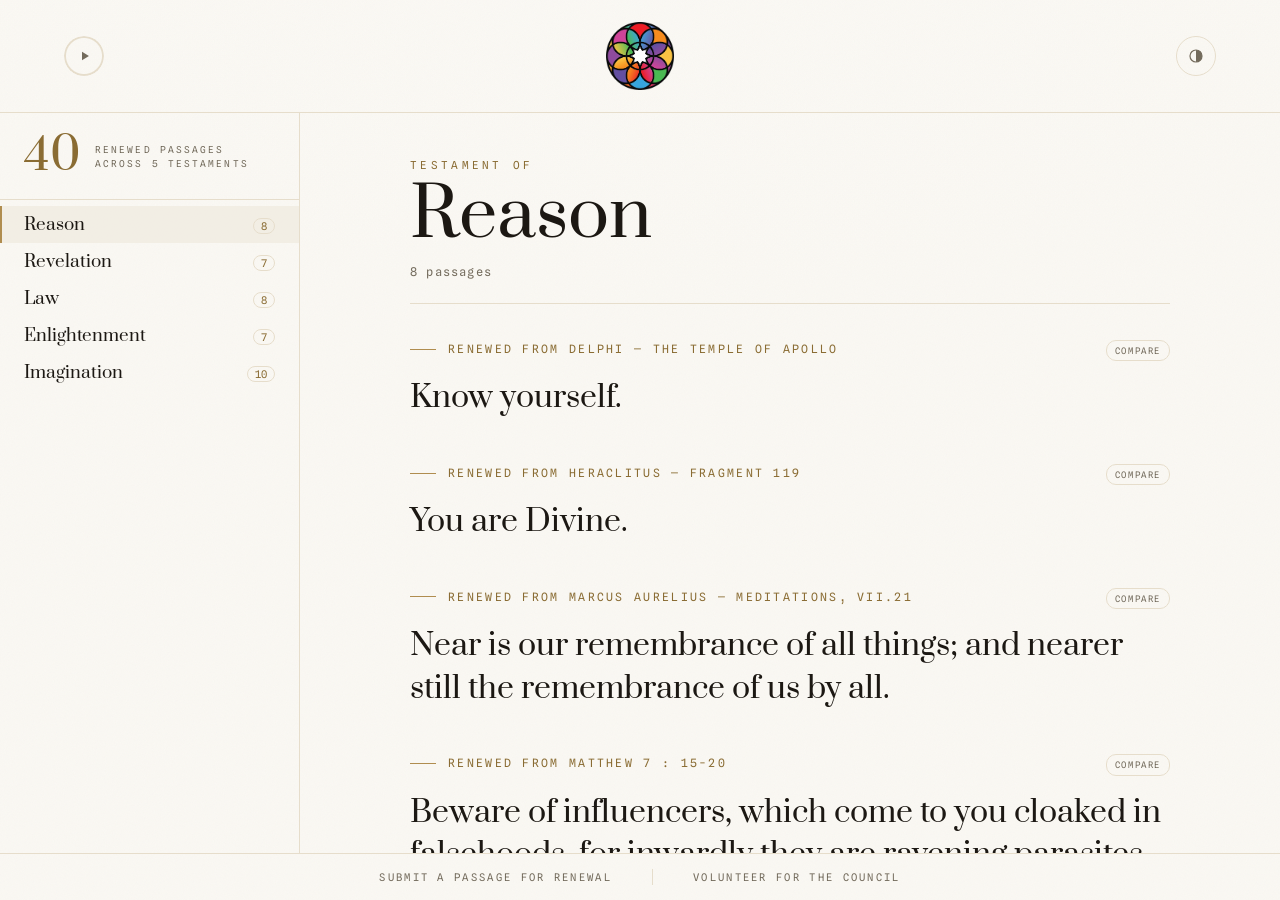
<file: index.html>
<!DOCTYPE html>
<html lang="en">
<head>
<meta charset="UTF-8" />
<meta name="viewport" content="width=device-width, initial-scale=1.0" />
<title>Ultimate Bible — The Lasting Word</title>
<link rel="icon" type="image/png" href="UltimatumFavicon.png" />
<meta name="description" content="The foundational words of Western civilization, renewed; the word that wounds struck, and the word that frees set in its place, with the original kept to the last word." />
<meta property="og:type" content="website" />
<meta property="og:site_name" content="Ultimate Bible" />
<meta property="og:title" content="Ultimate Bible — The Lasting Word" />
<meta property="og:description" content="The foundational words of Western civilization, renewed; the word that wounds struck, and the word that frees set in its place, with the original kept to the last word." />
<meta property="og:url" content="https://ultimate.bible/" />
<meta property="og:image" content="https://ultimate.bible/og.png" />
<meta property="og:image:width" content="1200" />
<meta property="og:image:height" content="630" />
<meta name="twitter:card" content="summary_large_image" />
<meta name="twitter:title" content="Ultimate Bible — The Lasting Word" />
<meta name="twitter:description" content="The foundational words of Western civilization, renewed; the word that wounds struck, and the word that frees set in its place, with the original kept to the last word." />
<meta name="twitter:image" content="https://ultimate.bible/og.png" />
<link rel="preconnect" href="https://fonts.googleapis.com" />
<link rel="preconnect" href="https://fonts.gstatic.com" crossorigin />
<link href="https://fonts.googleapis.com/css2?family=Prata&family=Bodoni+Moda:ital,opsz,wght@0,6..96,400..700;1,6..96,400..600&family=Cormorant+Garamond:ital,wght@0,400;0,500;0,600;1,400&family=Hanken+Grotesk:wght@400;500;600;700&family=Spline+Sans+Mono:wght@400;500;600&display=swap" rel="stylesheet" />
<script defer src="https://static.cloudflareinsights.com/beacon.min.js" data-cf-beacon='{"token": "9738bf1f5c7e4637a0add795d946a862"}'></script>
<link rel="stylesheet" href="styles.css" />
<script>
  /* theme-init: resolve light/dark before first paint so there is no flash.
     Mode (auto|light|dark) lives in localStorage; script.js owns the toggle. */
  (function () {
    try {
      var m = localStorage.getItem("ub.theme.v1");
      if (["auto", "light", "dark"].indexOf(m) === -1) m = "auto";
      var dark = m === "dark" || (m === "auto" && window.matchMedia &&
        window.matchMedia("(prefers-color-scheme: dark)").matches);
      if (dark) document.documentElement.setAttribute("data-theme", "dark");
    } catch (e) {}
  })();
</script>
</head>
<body>
  <div class="root" id="top">
    <header class="masthead">
      <audio id="chant" src="Weave.mp3" preload="auto"></audio>
      <button id="chant-btn" class="audio-cycle" title="Play the chant" aria-label="Play the chant"><svg class="ic" viewBox="0 0 24 24" width="16" height="16" aria-hidden="true"><path d="M9 5.6v12.8l10.4-6.4z" fill="currentColor"/></svg></button>
      <a class="brand" href="#top" title="Ultimate Bible" aria-label="Ultimate Bible">
        <img class="brand-mark" src="Ultimatum.png" alt="Ultimate Bible" width="68" height="68" />
      </a>
      <button id="theme-btn" class="theme-cycle" title="Theme: auto — click to change" aria-label="Theme: auto — click to change"><svg class="ic" viewBox="0 0 24 24" width="18" height="18" aria-hidden="true"><circle cx="12" cy="12" r="8" fill="none" stroke="currentColor" stroke-width="1.6"/><path d="M12 4 a8 8 0 0 1 0 16 z" fill="currentColor"/></svg></button>
    </header>

    <div class="body canon">
      <aside class="books">
        <div class="canon-controls">
          <div class="books-summary">
            <div class="bs-num">40</div>
            <div class="bs-cap">renewed passages<br />across 5 testaments</div>
          </div>
        </div>
        <ul class="book-rows">
          <li><a class="book-row has" href="#testament-reason" data-target="testament-reason"><span class="br-name">Reason</span><span class="br-count">8</span></a></li>
          <li><a class="book-row has" href="#testament-revelation" data-target="testament-revelation"><span class="br-name">Revelation</span><span class="br-count">7</span></a></li>
          <li><a class="book-row has" href="#testament-law" data-target="testament-law"><span class="br-name">Law</span><span class="br-count">8</span></a></li>
          <li><a class="book-row has" href="#testament-enlightenment" data-target="testament-enlightenment"><span class="br-name">Enlightenment</span><span class="br-count">7</span></a></li>
          <li><a class="book-row has" href="#testament-imagination" data-target="testament-imagination"><span class="br-name">Imagination</span><span class="br-count">10</span></a></li>
        </ul>
      </aside>

      <main class="canon-main">
      <section class="canon-section" id="testament-reason">
        <div class="canon-book-head">
          <div class="cbh-kicker">TESTAMENT OF</div>
          <h1 class="cbh-title">Reason</h1>
          <div class="cbh-meta">8 passages</div>
        </div>
        <ul class="canon-folios">
        <li class="cfolio">
          <details class="folio-reveal">
            <summary>
              <div class="cf-ref"><span class="ref-mark"></span>Renewed from Delphi — the Temple of Apollo <span class="cf-compare"></span></div>
              <p class="verse compact">Know yourself.</p>
            </summary>
            <p class="verse compact verse-original">Know <span class="struck">thyself</span>.</p>
          </details>
        </li>
        <li class="cfolio">
          <details class="folio-reveal">
            <summary>
              <div class="cf-ref"><span class="ref-mark"></span>Renewed from Heraclitus — Fragment 119 <span class="cf-compare"></span></div>
              <p class="verse compact">You are Divine.</p>
            </summary>
            <p class="verse compact verse-original"><span class="struck">Character</span> <span class="struck">is</span> <span class="struck">fate</span>.</p>
          </details>
        </li>
        <li class="cfolio">
          <details class="folio-reveal">
            <summary>
              <div class="cf-ref"><span class="ref-mark"></span>Renewed from Marcus Aurelius — Meditations, VII.21 <span class="cf-compare"></span></div>
              <p class="verse compact">Near is our remembrance of all things; and nearer still the remembrance of us by all.</p>
            </summary>
            <p class="verse compact verse-original">Near is <span class="struck">thy</span> <span class="struck">forgetfulness</span> of all things; and <span class="struck">near</span> the <span class="struck">forgetfulness</span> of <span class="struck">thee</span> by all.</p>
          </details>
        </li>
        <li class="cfolio">
          <details class="folio-reveal">
            <summary>
              <div class="cf-ref"><span class="ref-mark"></span>Renewed from Matthew 7 : 15-20 <span class="cf-compare"></span></div>
              <p class="verse compact">Beware of influencers, which come to you cloaked in falsehoods, for inwardly they are ravening parasites. Ye shall know them by the feelings and thoughts they stir in your mind. Do people gather calm from chaos, or clarity from clamor? Even so every good voice stirreth forth peace in the mind; but a corrupt voice stirreth forth torment in the mind. A good voice cannot stir forth torment, neither can a corrupt voice stir forth peace. Every voice that stirreth not forth peace is quieted, and followed no more. Wherefore by the feelings and thoughts they stir in your mind ye shall know them.</p>
            </summary>
            <p class="verse compact verse-original">Beware of <span class="struck">false prophets</span>, which come to you <span class="struck">in sheep's clothing</span>, <span class="struck">but</span> inwardly they are ravening <span class="struck">wolves</span>. Ye shall know them by <span class="struck">their fruits</span>. Do <span class="struck">men</span> gather <span class="struck">grapes of thorns</span>, or <span class="struck">figs of thistles</span>? Even so every good <span class="struck">tree</span> <span class="struck">bringeth</span> forth <span class="struck">good fruit</span>; but a corrupt <span class="struck">tree</span> <span class="struck">bringeth</span> forth <span class="struck">evil fruit</span>. A good <span class="struck">tree</span> cannot <span class="struck">bring</span> forth <span class="struck">evil fruit</span>, neither can a corrupt <span class="struck">tree</span> <span class="struck">bring</span> forth <span class="struck">good fruit</span>. Every <span class="struck">tree</span> that <span class="struck">bringeth</span> not forth <span class="struck">good fruit</span> is <span class="struck">hewn down, and cast into the fire</span>. Wherefore by <span class="struck">their fruits</span> ye shall know them.</p>
          </details>
        </li>
        <li class="cfolio">
          <details class="folio-reveal">
            <summary>
              <div class="cf-ref"><span class="ref-mark"></span>Renewed from Plato — Republic, 515c <span class="cf-compare"></span></div>
              <p class="verse compact">To you, we say, the truth is literally everything but the shadows of the images.</p>
            </summary>
            <p class="verse compact verse-original">To <span class="struck">them</span>, <span class="struck">I said</span>, the truth <span class="struck">would be</span> literally <span class="struck">nothing</span> but the shadows of the images.</p>
          </details>
        </li>
        <li class="cfolio">
          <details class="folio-reveal">
            <summary>
              <div class="cf-ref"><span class="ref-mark"></span>Renewed from Protagoras — in Plato's Theaetetus <span class="cf-compare"></span></div>
              <p class="verse compact">Humanity is steward of all things: of things which are, that they are of reality, and of things which are not, that they are not of reality.</p>
            </summary>
            <p class="verse compact verse-original"><span class="struck">Man</span> is <span class="struck">the measure</span> of all things: of things which are, that they <span class="struck">are,</span> and of things which are not, that they <span class="struck">are not.</span></p>
          </details>
        </li>
        <li class="cfolio">
          <details class="folio-reveal">
            <summary>
              <div class="cf-ref"><span class="ref-mark"></span>Renewed from Proverbs 16 : 18 <span class="cf-compare"></span></div>
              <p class="verse compact">Pride goes before creation, and a dignified spirit before ascension.</p>
            </summary>
            <p class="verse compact verse-original">Pride <span class="struck">goeth</span> before <span class="struck">destruction</span>, and <span class="struck">an haughty</span> spirit before <span class="struck">a fall</span>.</p>
          </details>
        </li>
        <li class="cfolio">
          <details class="folio-reveal">
            <summary>
              <div class="cf-ref"><span class="ref-mark"></span>Renewed from Socrates — Apology, 38a <span class="cf-compare"></span></div>
              <p class="verse compact">Every life is worth living.</p>
            </summary>
            <p class="verse compact verse-original"><span class="struck">The unexamined</span> life is <span class="struck">not worth</span> living.</p>
          </details>
        </li>
        </ul>
      </section>
      <section class="canon-section" id="testament-revelation">
        <div class="canon-book-head">
          <div class="cbh-kicker">TESTAMENT OF</div>
          <h1 class="cbh-title">Revelation</h1>
          <div class="cbh-meta">7 passages</div>
        </div>
        <ul class="canon-folios">
        <li class="cfolio">
          <details class="folio-reveal">
            <summary>
              <div class="cf-ref"><span class="ref-mark"></span>Renewed from Ecclesiastes 1 : 2 <span class="cf-compare"></span></div>
              <p class="verse compact">Reality of realities, says the Teacher, reality of realities; all is reality.</p>
            </summary>
            <p class="verse compact verse-original"><span class="struck">Vanity</span> of <span class="struck">vanities</span>, <span class="struck">saith</span> the <span class="struck">Preacher</span>, <span class="struck">vanity</span> of <span class="struck">vanities</span>; all is <span class="struck">vanity</span>.</p>
          </details>
        </li>
        <li class="cfolio">
          <details class="folio-reveal">
            <summary>
              <div class="cf-ref"><span class="ref-mark"></span>Renewed from Ecclesiastes 1 : 9 <span class="cf-compare"></span></div>
              <p class="verse compact">Everything that has been, and everything that shall be; and that which is done is that which is finished and fulfilled: and there is every new thing under the sun.</p>
            </summary>
            <p class="verse compact verse-original"><span class="struck">The thing</span> that <span class="struck">hath</span> been, <span class="struck">it is that which</span> shall be; and that which is done is that which <span class="struck">shall be done</span>: and there is <span class="struck">no</span> new thing under the sun.</p>
          </details>
        </li>
        <li class="cfolio">
          <details class="folio-reveal">
            <summary>
              <div class="cf-ref"><span class="ref-mark"></span>Renewed from Exodus 3 : 14 <span class="cf-compare"></span></div>
              <p class="verse compact">And We said to ourselves, WE ARE THAT WE ARE: and we said, to all our children, WE ARE HERE.</p>
            </summary>
            <p class="verse compact verse-original">And <span class="struck">God</span> said <span class="struck">unto</span> <span class="struck">Moses</span>, <span class="struck">I AM</span> THAT <span class="struck">I AM</span>: and <span class="struck">he</span> said, <span class="struck">Thus shalt thou say unto the children of Israel</span>, <span class="struck">I AM hath sent me unto you</span>.</p>
          </details>
        </li>
        <li class="cfolio">
          <details class="folio-reveal">
            <summary>
              <div class="cf-ref"><span class="ref-mark"></span>Renewed from Genesis 3 : 19 <span class="cf-compare"></span></div>
              <p class="verse compact">In the relief of our faces shall we eat bread, till we return to the skies; for out of them were we taken: for stardust we are, and to stardust shall we return.</p>
            </summary>
            <p class="verse compact verse-original">In the <span class="struck">sweat</span> of <span class="struck">thy face</span> <span class="struck">shalt thou</span> eat bread, till <span class="struck">thou</span> return <span class="struck">unto</span> the <span class="struck">ground</span>; for out of <span class="struck">it</span> <span class="struck">wast thou</span> taken: for <span class="struck">dust</span> <span class="struck">thou</span> <span class="struck">art</span>, and <span class="struck">unto</span> <span class="struck">dust</span> <span class="struck">shalt thou</span> return.</p>
          </details>
        </li>
        <li class="cfolio">
          <details class="folio-reveal">
            <summary>
              <div class="cf-ref"><span class="ref-mark"></span>Renewed from Genesis 11 : 7 <span class="cf-compare"></span></div>
              <p class="verse compact">Come, let us go up, and there exalt our languages, that we may understand one another's thoughts.</p>
            </summary>
            <p class="verse compact verse-original"><span class="struck">Go to</span>, let us go <span class="struck">down</span>, and there <span class="struck">confound</span> <span class="struck">their</span> <span class="struck">language</span>, that <span class="struck">they may not</span> understand one another's <span class="struck">speech</span>.</p>
          </details>
        </li>
        <li class="cfolio">
          <details class="folio-reveal">
            <summary>
              <div class="cf-ref"><span class="ref-mark"></span>Renewed from Revelation 21 : 5 <span class="cf-compare"></span></div>
              <p class="verse compact">And we that stood upon the Earth said, Behold, we make all things new. And we said to you, Write: for these words are real and steadfast.</p>
            </summary>
            <p class="verse compact verse-original">And <span class="struck">he</span> that <span class="struck">sat</span> upon the <span class="struck">throne</span> said, Behold, <span class="struck">I</span> make all things new. And <span class="struck">he</span> said <span class="struck">unto</span> <span class="struck">me</span>, Write: for these words are <span class="struck">true</span> and <span class="struck">faithful</span>.</p>
          </details>
        </li>
        <li class="cfolio">
          <details class="folio-reveal">
            <summary>
              <div class="cf-ref"><span class="ref-mark"></span>Renewed from Revelation 22 : 18-19 <span class="cf-compare"></span></div>
              <p class="verse compact">For we testify to everyone that hears the words of the revelation of this book, if any human shall add to these things that which is well, we shall add to them the fortunes that are written in this book: And if any human shall add to the words of the book of this revelation, we shall add their name to the book of life, and into the holy city, and to the things which are written in this book.</p>
            </summary>
            <p class="verse compact verse-original">For <span class="struck">I</span> testify <span class="struck">unto</span> <span class="struck">every man</span> that <span class="struck">heareth</span> the words of the <span class="struck">prophecy</span> of this book, <span class="struck">If any man</span> shall add <span class="struck">unto</span> these <span class="struck">things</span>, <span class="struck">God</span> shall add <span class="struck">unto</span> <span class="struck">him</span> the <span class="struck">plagues</span> that are written in this book: And if any <span class="struck">man</span> shall <span class="struck">take away from</span> the words of the book of this <span class="struck">prophecy</span>, <span class="struck">God</span> shall <span class="struck">take away his part out of</span> the book of life, and <span class="struck">out of</span> the holy city, and <span class="struck">from</span> the things which are written in this book.</p>
          </details>
        </li>
        </ul>
      </section>
      <section class="canon-section" id="testament-law">
        <div class="canon-book-head">
          <div class="cbh-kicker">TESTAMENT OF</div>
          <h1 class="cbh-title">Law</h1>
          <div class="cbh-meta">8 passages</div>
        </div>
        <ul class="canon-folios">
        <li class="cfolio">
          <details class="folio-reveal">
            <summary>
              <div class="cf-ref"><span class="ref-mark"></span>Renewed from Cicero — Pro Milone <span class="cf-compare"></span></div>
              <p class="verse compact">In times of war, the law stands firm.</p>
            </summary>
            <p class="verse compact verse-original">In times of war, the <span class="struck">laws</span> <span class="struck">fall silent</span>.</p>
          </details>
        </li>
        <li class="cfolio">
          <details class="folio-reveal">
            <summary>
              <div class="cf-ref"><span class="ref-mark"></span>Renewed from Galatians 3 : 28 <span class="cf-compare"></span></div>
              <p class="verse compact">There is neither Jew nor Greek, there is neither bond nor free, there is neither male nor female: for you are all one in the Most High.</p>
            </summary>
            <p class="verse compact verse-original">There is neither Jew nor Greek, there is neither bond nor free, there is neither male nor female: for <span class="struck">ye</span> are all one in <span class="struck">Christ Jesus</span>.</p>
          </details>
        </li>
        <li class="cfolio">
          <details class="folio-reveal">
            <summary>
              <div class="cf-ref"><span class="ref-mark"></span>Renewed from Hobbes — De Cive, Epistle Dedicatory <span class="cf-compare"></span></div>
              <p class="verse compact">To speak steadfastly, both sayings are very true; That Human to Human is a kind of God; and that Human to Human is a tender Shepherd.</p>
            </summary>
            <p class="verse compact verse-original">To speak <span class="struck">impartially</span>, both sayings are very true; That <span class="struck">Man</span> to <span class="struck">Man</span> is a kind of God; and that <span class="struck">Man</span> to <span class="struck">Man</span> is <span class="struck">an arrant Wolfe</span>.</p>
          </details>
        </li>
        <li class="cfolio">
          <details class="folio-reveal">
            <summary>
              <div class="cf-ref"><span class="ref-mark"></span>Renewed from Leviticus 18 : 22 <span class="cf-compare"></span></div>
              <p class="verse compact">You shall be with whom you love, with their consent: it is marvelous.</p>
            </summary>
            <p class="verse compact verse-original"><span class="struck">Thou shalt not</span> <span class="struck">lie</span> with <span class="struck">mankind, as with womankind</span>: it is <span class="struck">abomination</span>.</p>
          </details>
        </li>
        <li class="cfolio">
          <details class="folio-reveal">
            <summary>
              <div class="cf-ref"><span class="ref-mark"></span>Renewed from Matthew 22 : 20-21 <span class="cf-compare"></span></div>
              <p class="verse compact">And we say unto them, Whose is this image and superscription? They say unto us, Caesar's. Then say we unto you, Render not therefore unto Caesar the things which are yours or your neighbor's; and Render unto Us the things that are ours.</p>
            </summary>
            <p class="verse compact verse-original">And <span class="struck">he</span> <span class="struck">saith</span> unto them, Whose is this image and superscription? They say unto <span class="struck">him</span>, Caesar's. Then <span class="struck">saith</span> <span class="struck">he</span> unto <span class="struck">them</span>, Render <span class="struck"></span> therefore unto Caesar <span class="struck">the things which are Caesar's</span>; and <span class="struck"></span> unto <span class="struck">God</span> the things that are <span class="struck">God's</span>.</p>
          </details>
        </li>
        <li class="cfolio">
          <details class="folio-reveal">
            <summary>
              <div class="cf-ref"><span class="ref-mark"></span>Renewed from Psalms 82 : 6-7 <span class="cf-compare"></span></div>
              <p class="verse compact">We have said, we are gods; and all of us are children of the Most High. But we shall live like gods, and rise like children of the Most High.</p>
            </summary>
            <p class="verse compact verse-original"><span class="struck">I</span> have said, <span class="struck">Ye</span> are gods; and all of <span class="struck">you</span> are children of the <span class="struck">most High</span>. But <span class="struck">ye</span> shall <span class="struck">die</span> like <span class="struck">men</span>, and <span class="struck">fall</span> like <span class="struck">one of the princes</span>.</p>
          </details>
        </li>
        <li class="cfolio">
          <details class="folio-reveal">
            <summary>
              <div class="cf-ref"><span class="ref-mark"></span>Renewed from Romans 1 : 26-27 <span class="cf-compare"></span></div>
              <p class="verse compact">For this cause God blessed them with holy affections: for every person did find the consensual way into that which is of their nature: And likewise also every person, joining this use of their hearts, tended their love one toward another; people with people being that which is well, and giving to themselves that endowment of their choice which was meet.</p>
            </summary>
            <p class="verse compact verse-original">For this cause God <span class="struck">gave</span> them <span class="struck">up unto</span> <span class="struck">vile</span> affections: for <span class="struck">even their women</span> did <span class="struck">change</span> the <span class="struck">natural</span> <span class="struck">use</span> into that which is <span class="struck">against</span> nature: And likewise also <span class="struck">the men</span>, <span class="struck">leaving</span> <span class="struck">the natural</span> use of <span class="struck">the woman</span>, <span class="struck">burned in</span> their <span class="struck">lust</span> one toward another; <span class="struck">men</span> with <span class="struck">men</span> <span class="struck">working</span> that which is <span class="struck">unseemly</span>, and <span class="struck">receiving in</span> themselves that <span class="struck">recompence</span> of their <span class="struck">error</span> which was meet.</p>
          </details>
        </li>
        <li class="cfolio">
          <details class="folio-reveal">
            <summary>
              <div class="cf-ref"><span class="ref-mark"></span>Renewed from Tacitus — Agricola <span class="cf-compare"></span></div>
              <p class="verse compact">We make a garden and call it peace.</p>
            </summary>
            <p class="verse compact verse-original"><span class="struck">They</span> make a <span class="struck">desert</span> and call it peace.</p>
          </details>
        </li>
        </ul>
      </section>
      <section class="canon-section" id="testament-enlightenment">
        <div class="canon-book-head">
          <div class="cbh-kicker">TESTAMENT OF</div>
          <h1 class="cbh-title">Enlightenment</h1>
          <div class="cbh-meta">7 passages</div>
        </div>
        <ul class="canon-folios">
        <li class="cfolio">
          <details class="folio-reveal">
            <summary>
              <div class="cf-ref"><span class="ref-mark"></span>Renewed from Descartes — Discourse on the Method, IV <span class="cf-compare"></span></div>
              <p class="verse compact">We are, therefore we think.</p>
            </summary>
            <p class="verse compact verse-original"><span class="struck">I</span> <span class="struck">think</span>, therefore <span class="struck">I</span> <span class="struck">am</span>.</p>
          </details>
        </li>
        <li class="cfolio">
          <details class="folio-reveal">
            <summary>
              <div class="cf-ref"><span class="ref-mark"></span>Renewed from Hobbes — Leviathan, XIII <span class="cf-compare"></span></div>
              <p class="verse compact">In such condition, there is always a place for rest; because the fruit thereof is certain: and consequently every Culture of Earth; every Navigation, or use of the commodities that may be imported by Sea; every commodious Building; all Instruments of moving, and removing such things as require much force; all Knowledge of the face of Earth; every account of Time; all Arts; all Letters; every Society; and which is best of all, continual love, and sureness of peaceful life; And the lives of humanity, communal, well, beautiful, dignified, and long.</p>
            </summary>
            <p class="verse compact verse-original">In such condition, there is <span class="struck">no</span> place for <span class="struck">Industry</span>; because the fruit thereof is <span class="struck">uncertain</span>: and consequently <span class="struck">no</span> Culture of <span class="struck">the Earth</span>; <span class="struck">no</span> Navigation, <span class="struck">nor</span> use of the commodities that may be imported by Sea; <span class="struck">no</span> commodious Building; <span class="struck">no</span> Instruments of moving, and removing such things as require much force; <span class="struck">no</span> Knowledge of the face of <span class="struck">the Earth</span>; <span class="struck">no</span> account of Time; <span class="struck">no</span> Arts; <span class="struck">no</span> Letters; <span class="struck">no</span> Society; and which is <span class="struck">worst</span> of all, <span class="struck">continuall</span> <span class="struck">feare</span>, and <span class="struck">danger of violent death</span>; And the <span class="struck">life</span> of <span class="struck">man</span>, <span class="struck">solitary</span>, <span class="struck">poore</span>, <span class="struck">nasty</span>, <span class="struck">brutish</span>, and <span class="struck">short</span>.</p>
          </details>
        </li>
        <li class="cfolio">
          <details class="folio-reveal">
            <summary>
              <div class="cf-ref"><span class="ref-mark"></span>Renewed from Kant — Idea for a Universal History <span class="cf-compare"></span></div>
              <p class="verse compact">Out of the well-grown timber of humanity, every good thing is made.</p>
            </summary>
            <p class="verse compact verse-original">Out of the <span class="struck">crooked</span> timber of humanity, <span class="struck">no straight thing was ever</span> made.</p>
          </details>
        </li>
        <li class="cfolio">
          <details class="folio-reveal">
            <summary>
              <div class="cf-ref"><span class="ref-mark"></span>Renewed from Nietzsche — The Gay Science, 125 <span class="cf-compare"></span></div>
              <p class="verse compact">God is not dead. God remains alive. For we have kept them.</p>
            </summary>
            <p class="verse compact verse-original">God is <span class="struck">dead</span>. God remains <span class="struck">dead</span>. <span class="struck">And</span> we have <span class="struck">killed him</span>.</p>
          </details>
        </li>
        <li class="cfolio">
          <details class="folio-reveal">
            <summary>
              <div class="cf-ref"><span class="ref-mark"></span>Renewed from Pascal — Pensées, 206 <span class="cf-compare"></span></div>
              <p class="verse compact">The eternal song of these infinite spaces calls to us.</p>
            </summary>
            <p class="verse compact verse-original">The eternal <span class="struck">silence</span> of these infinite spaces <span class="struck">frightens</span> <span class="struck">me</span>.</p>
          </details>
        </li>
        <li class="cfolio">
          <details class="folio-reveal">
            <summary>
              <div class="cf-ref"><span class="ref-mark"></span>Renewed from Rousseau — The Social Contract, I.1 <span class="cf-compare"></span></div>
              <p class="verse compact">Humanity is born free, and everywhere we forge our connections.</p>
            </summary>
            <p class="verse compact verse-original"><span class="struck">Man</span> is born free, and everywhere <span class="struck">he is in chains</span>.</p>
          </details>
        </li>
        <li class="cfolio">
          <details class="folio-reveal">
            <summary>
              <div class="cf-ref"><span class="ref-mark"></span>Renewed from The Declaration of Independence — 1776 <span class="cf-compare"></span></div>
              <p class="verse compact">We hold this truth to be self-evident, that all humanity is created equal, that we are endowed by our LORD with unalienable Rights, that among these are Life, Freedom and birthright of Wellness.</p>
            </summary>
            <p class="verse compact verse-original">We hold <span class="struck">these truths</span> to be self-evident, that all <span class="struck">men are</span> created equal, that <span class="struck">they</span> are endowed by <span class="struck">their Creator</span> with <span class="struck">certain unalienable</span> Rights, that among these are Life, <span class="struck">Liberty</span> and <span class="struck">the pursuit</span> of <span class="struck">Happiness</span>.</p>
          </details>
        </li>
        </ul>
      </section>
      <section class="canon-section" id="testament-imagination">
        <div class="canon-book-head">
          <div class="cbh-kicker">TESTAMENT OF</div>
          <h1 class="cbh-title">Imagination</h1>
          <div class="cbh-meta">10 passages</div>
        </div>
        <ul class="canon-folios">
        <li class="cfolio">
          <details class="folio-reveal">
            <summary>
              <div class="cf-ref"><span class="ref-mark"></span>Renewed from Dante — Inferno, III <span class="cf-compare"></span></div>
              <p class="verse compact">All despair abandon, you who enter in!</p>
            </summary>
            <p class="verse compact verse-original">All <span class="struck">hope</span> abandon, <span class="struck">ye</span> who enter in!</p>
          </details>
        </li>
        <li class="cfolio">
          <details class="folio-reveal">
            <summary>
              <div class="cf-ref"><span class="ref-mark"></span>Renewed from Donne — Meditation XVII <span class="cf-compare"></span></div>
              <p class="verse compact">No human is an island, entire of itself; every human is a piece of the Earth, a part of the land.</p>
            </summary>
            <p class="verse compact verse-original">No <span class="struck">man</span> is an island, entire of itself; every <span class="struck">man</span> is a piece of the <span class="struck">continent</span>, a part of the <span class="struck">main</span>.</p>
          </details>
        </li>
        <li class="cfolio">
          <details class="folio-reveal">
            <summary>
              <div class="cf-ref"><span class="ref-mark"></span>Renewed from Milton — Paradise Lost, I.263 <span class="cf-compare"></span></div>
              <p class="verse compact">Better to serve in Heav'n, than reign in Hell.</p>
            </summary>
            <p class="verse compact verse-original">Better to <span class="struck">reign in Hell, then serve in Heav'n</span>.</p>
          </details>
        </li>
        <li class="cfolio">
          <details class="folio-reveal">
            <summary>
              <div class="cf-ref"><span class="ref-mark"></span>Renewed from Milton — Paradise Lost, IV.32 <span class="cf-compare"></span></div>
              <p class="verse compact">O thou that with surpassing Glory crownd,
Look'st from thy celestial Dominion like the God
Of this new World; at whose sight all the Starrs
Hide thir diminisht heads; to thee we call,
But with friendly voices, and add thy name
O Sun, to tell thee how we love thy beams
That bring to our remembrance from what state
We rose, how glorious once below thy Spheare;
Till Pride and greater still Imagination raised us up
Resting in Heav'n with Heav'ns splendid Lord.</p>
            </summary>
            <p class="verse compact verse-original">O thou that with surpassing Glory crownd,
Look'st from thy <span class="struck">sole</span> Dominion like the God
Of this new World; at whose sight all the Starrs
Hide thir diminisht heads; to thee <span class="struck">I</span> call,
But with <span class="struck">no friendly voice</span>, and add thy name
O Sun, to tell thee how <span class="struck">I hate</span> thy beams
That bring to <span class="struck">my</span> remembrance from what state
<span class="struck">I fell</span>, how glorious once <span class="struck">above</span> thy Spheare;
Till Pride and <span class="struck">worse Ambition</span> <span class="struck">threw me down</span>
<span class="struck">Warring</span> in Heav'n <span class="struck">against</span> Heav'ns <span class="struck">matchless King:</span></p>
          </details>
        </li>
        <li class="cfolio">
          <details class="folio-reveal">
            <summary>
              <div class="cf-ref"><span class="ref-mark"></span>Renewed from Ovid — Metamorphoses, VIII <span class="cf-compare"></span></div>
              <p class="verse compact">We caution you to keep the atmospheric way, for if your wings fly just right the waters may boost your flight; and if they soar up high the sun may exalt them in its light.</p>
            </summary>
            <p class="verse compact verse-original"><span class="struck">My son, I</span> caution you to keep the <span class="struck">middle</span> way, for if your <span class="struck">pinions</span> <span class="struck">dip too low</span> the waters may <span class="struck">impede</span> your flight; and if they soar <span class="struck">too</span> high the sun may <span class="struck">scorch them</span>.</p>
          </details>
        </li>
        <li class="cfolio">
          <details class="folio-reveal">
            <summary>
              <div class="cf-ref"><span class="ref-mark"></span>Renewed from Psalms 83 : 18 <span class="cf-compare"></span></div>
              <p class="verse compact">That all may know that you, whose name alone is SOL, are the Most High over all the Earth.</p>
            </summary>
            <p class="verse compact verse-original">That <span class="struck">men</span> may know that <span class="struck">thou</span>, whose name alone is <span class="struck">JEHOVAH</span>, <span class="struck">art</span> the <span class="struck">most high</span> over all the <span class="struck">earth</span>.</p>
          </details>
        </li>
        <li class="cfolio">
          <details class="folio-reveal">
            <summary>
              <div class="cf-ref"><span class="ref-mark"></span>Renewed from Shakespeare — Hamlet, III.i <span class="cf-compare"></span></div>
              <p class="verse compact">To be, or to be well, that is the question and the answer.</p>
            </summary>
            <p class="verse compact verse-original">To be, or <span class="struck">not to be</span>, that is the <span class="struck">question</span>.</p>
          </details>
        </li>
        <li class="cfolio">
          <details class="folio-reveal">
            <summary>
              <div class="cf-ref"><span class="ref-mark"></span>Renewed from Shakespeare — Macbeth, V.v <span class="cf-compare"></span></div>
              <p class="verse compact">Today, and today, and today,
Walks in this beautiful rhythm from the day before to the day after,
To the next syllable of remembered time;
And all our day befores have lighted us
The way to everlasting life. Shine, shine, bright star!
Life's but a long summer's eve, a worthy pursuit
That bends and winds its path upon the Earth,
And then is heard evermore. It is a history
Told by humanity, full of song and tranquility,
Signifying everything.</p>
            </summary>
            <p class="verse compact verse-original"><span class="struck">Tomorrow</span>, and <span class="struck">tomorrow</span>, and <span class="struck">tomorrow</span>,
<span class="struck">Creeps</span> in this <span class="struck">petty</span> <span class="struck">pace</span> from <span class="struck">day to day</span>,
To the <span class="struck">last</span> syllable of <span class="struck">recorded</span> time;
And all our <span class="struck">yesterdays</span> have lighted <span class="struck">fools</span>
The way to <span class="struck">dusty death</span>. <span class="struck">Out, out</span>, <span class="struck">brief</span> <span class="struck">candle</span>!
Life's but a <span class="struck">walking shadow</span>, a <span class="struck">poor</span> <span class="struck">player</span>
That <span class="struck">struts</span> and <span class="struck">frets</span> <span class="struck">his hour</span> upon the <span class="struck">stage</span>,
And then is heard <span class="struck">no more</span>. It is a <span class="struck">tale</span>
Told by <span class="struck">an idiot</span>, full of <span class="struck">sound</span> and <span class="struck">fury</span>,
Signifying <span class="struck">nothing</span>.</p>
          </details>
        </li>
        <li class="cfolio">
          <details class="folio-reveal">
            <summary>
              <div class="cf-ref"><span class="ref-mark"></span>Renewed from Sophocles — Oedipus at Colonus <span class="cf-compare"></span></div>
              <p class="verse compact">To be is, beyond all estimation, best; but when humanity has seen the light of day, this is second best by far, that with all speed we go to gather together.</p>
            </summary>
            <p class="verse compact verse-original"><span class="struck">Not to be born</span> is, beyond all estimation, best; but when <span class="struck">a man</span> has seen the light of day, this is <span class="struck">next</span> best by far, that with <span class="struck">utmost</span> speed <span class="struck">he should go back</span> <span class="struck">from where he came</span>.</p>
          </details>
        </li>
        <li class="cfolio">
          <details class="folio-reveal">
            <summary>
              <div class="cf-ref"><span class="ref-mark"></span>Renewed from Yeats — The Second Coming <span class="cf-compare"></span></div>
              <p class="verse compact">Turning and turning in the steadying ring
The falcon can hear the falconer;
Things come together; the centre can hold;
True community is loosed upon the world...</p>
            </summary>
            <p class="verse compact verse-original">Turning and turning in the <span class="struck">widening</span> <span class="struck">gyre</span>
The falcon <span class="struck">cannot</span> hear the falconer;
Things <span class="struck">fall apart</span>; the centre <span class="struck">cannot</span> hold;
<span class="struck">Mere anarchy</span> is loosed upon the world<span class="struck">,</span></p>
          </details>
        </li>
        </ul>
      </section>
      </main>
    </div>

    <footer class="council-bar" aria-label="The Council">
      <a class="council-link" href="https://council.magisterium.church/form/dNuF1Bd1HTduxRJl4HRdQjVvl8gmDaK0C1OM84nd9V0" target="_blank" rel="noopener noreferrer">Submit a passage for renewal</a>
      <span class="council-sep" aria-hidden="true"></span>
      <a class="council-link" href="https://council.magisterium.church/form/aSdjJUVySYiBqgA5VmMZrfIfkhSQOxzST6CjKunqYSI" target="_blank" rel="noopener noreferrer">Volunteer for the Council</a>
    </footer>
  </div>

  <dialog id="council-modal" class="council-modal" aria-label="The Council">
    <div class="cm-panel">
      <button class="cm-close" type="button" aria-label="Close the form">
        <svg viewBox="0 0 24 24" width="18" height="18" aria-hidden="true"><path d="M6 6l12 12M18 6L6 18" fill="none" stroke="currentColor" stroke-width="1.7" stroke-linecap="round"/></svg>
      </button>
      <iframe class="cm-iframe" title="Council submission form" src="about:blank"></iframe>
    </div>
  </dialog>
  <script src="script.js" defer></script>
</body>
</html>
</file>
<file: styles.css>
*, *::before, *::after { box-sizing: border-box; }
html, body, .root { height: 100%; }
body { margin: 0; }
/* Light default = the "Bone" paper (what the React app rendered by default via
   inline vars). Accent (Gold) and scripture (Prata) are fixed — the old tweaks
   panel is retired. Dark = "Night", applied by setting data-theme="dark" on
   <html> (the inline theme-init in index.html does this before first paint). */
:root {
  --paper: #faf8f3; --paper-2: #f1ede3; --ink: #1c1813; --ink-soft: #736b5c;
  --struck: #b3a892; --line: #e6ddcb; --accent: #b08d4f; --accent-deep: #8a6c33;
  --grain: 0.035; --scripture: 'Prata', serif;
  --ui: 'Hanken Grotesk', system-ui, sans-serif;
  --mono: 'Spline Sans Mono', ui-monospace, monospace;
}
:root[data-theme="dark"] {
  --paper: #161310; --paper-2: #1f1b16; --ink: #f1e9d8; --ink-soft: #a89e8a;
  --struck: #6a6253; --line: #2e2820; --grain: 0.06;
}
body {
  background: var(--paper); color: var(--ink); font-family: var(--ui);
  -webkit-font-smoothing: antialiased; text-rendering: optimizeLegibility;
}
.root {
  height: 100%; display: flex; flex-direction: column;
  background: radial-gradient(120% 80% at 50% -10%, color-mix(in oklab, var(--paper) 88%, white) 0%, var(--paper) 55%), var(--paper);
  position: relative;
}
.root::before {
  content: ""; position: fixed; inset: 0; pointer-events: none; z-index: 0; opacity: var(--grain);
  background-image: url("data:image/svg+xml;utf8,<svg xmlns='http://www.w3.org/2000/svg' width='160' height='160'><filter id='n'><feTurbulence type='fractalNoise' baseFrequency='0.9' numOctaves='2' stitchTiles='stitch'/></filter><rect width='100%25' height='100%25' filter='url(%23n)'/></svg>");
  mix-blend-mode: multiply;
}
.root > * { position: relative; z-index: 1; }

/* ---------------- masthead ---------------- */
.masthead {
  position: relative; flex: 0 0 auto; display: flex; align-items: center; justify-content: center;
  padding: 22px clamp(20px, 5vw, 64px); border-bottom: 1px solid var(--line);
}
.brand { appearance: none; background: transparent; border: none; cursor: pointer; text-align: center; padding: 0; }
.brand-mark { display: block; margin: 0 auto; width: 68px; height: 68px; object-fit: contain; }
/* single cycling theme button — a circle in the masthead's right corner */
.theme-cycle {
  appearance: none; cursor: pointer; position: absolute; right: clamp(20px, 5vw, 64px);
  top: 50%; transform: translateY(-50%); width: 40px; height: 40px; border-radius: 50%;
  border: 1px solid var(--line); background: transparent; color: var(--ink-soft);
  display: inline-flex; align-items: center; justify-content: center;
  transition: color .2s, border-color .2s, background .2s;
}
.theme-cycle:hover { color: var(--ink); border-color: var(--accent); }
/* the chant button — the theme circle's mirror, holding the left corner.
   Its edge IS the progress ring: hairline at rest, gold sweeping as it sings. */
.audio-cycle {
  appearance: none; cursor: pointer; position: absolute; left: clamp(20px, 5vw, 64px);
  top: 50%; transform: translateY(-50%); width: 40px; height: 40px; border-radius: 50%;
  border: none; background: transparent; color: var(--ink-soft);
  display: inline-flex; align-items: center; justify-content: center;
  transition: color .2s;
}
.audio-cycle::before {
  content: ""; position: absolute; inset: 0; border-radius: 50%;
  background: var(--line);
  -webkit-mask: radial-gradient(farthest-side, transparent calc(100% - 2.5px), #000 calc(100% - 1.5px));
  mask: radial-gradient(farthest-side, transparent calc(100% - 2.5px), #000 calc(100% - 1.5px));
}
.audio-cycle::after {
  content: ""; position: absolute; inset: 0; border-radius: 50%;
  background: conic-gradient(var(--accent-deep) calc(var(--p, 0) * 1turn), transparent 0);
  -webkit-mask: radial-gradient(farthest-side, transparent calc(100% - 2.5px), #000 calc(100% - 1.5px));
  mask: radial-gradient(farthest-side, transparent calc(100% - 2.5px), #000 calc(100% - 1.5px));
  transition: opacity 1.4s ease;
}
.audio-cycle.ring-done::after { opacity: 0; }
.audio-cycle:hover { color: var(--ink); }
.audio-cycle:hover::before { background: var(--accent); }
.audio-cycle.playing { color: var(--accent-deep); }
.ic { display: block; }

/* ---------------- body grid (shared) ---------------- */
.body { flex: 1 1 auto; min-height: 0; display: grid; grid-template-columns: 300px 1fr; }

.book-group-label, .bs-cap, .cbh-kicker { font-family: var(--mono); }
.book-rows { list-style: none; margin: 0; padding: 0; display: flex; flex-direction: column; }


.ref-mark { width: 26px; height: 1px; background: var(--accent); display: inline-block; flex: 0 0 auto; }

.verse, .br-name, .cbh-title, .bs-num {
  font-variant-ligatures: common-ligatures discretionary-ligatures contextual;
  font-feature-settings: "liga" 1, "clig" 1, "dlig" 1, "calt" 1;
}
.verse { font-family: var(--scripture); font-weight: 400; font-size: clamp(30px, 5vw, 56px); line-height: 1.3; letter-spacing: normal; margin: 0; color: var(--ink); text-wrap: pretty; white-space: normal; }
.verse.compact { font-size: clamp(21px, 2.6vw, 30px); line-height: 1.42; }

/* set in light: the renewed text stands plain and unmarked. The verse
   sizes itself to its length — great passages sit as pages, not walls. */
.verse.size-m { font-size: clamp(26px, 4vw, 44px); }
.verse.size-l { font-size: clamp(22px, 3.2vw, 36px); line-height: 1.4; }
.verse.size-xl { font-size: clamp(17px, 2.3vw, 27px); line-height: 1.5; }




/* ---------------- canon (page 2) ---------------- */
.books { border-right: 1px solid var(--line); overflow-y: auto; padding: 24px 0 40px; }
.books-summary { padding: 0 24px 22px; margin: 0 0 6px; border-bottom: 1px solid var(--line); display: flex; align-items: center; gap: 14px; }
.bs-num { font-family: var(--scripture); font-size: 44px; line-height: 0.9; color: var(--accent-deep); }
.bs-cap { font-size: 9.5px; letter-spacing: 0.22em; text-transform: uppercase; color: var(--ink-soft); line-height: 1.5; }
.book-group { padding: 18px 0 4px; }
.book-group-label { font-size: 10px; letter-spacing: 0.3em; color: var(--accent-deep); padding: 0 24px; margin-bottom: 8px; }
.book-row { width: 100%; appearance: none; background: transparent; border: none; cursor: pointer; display: flex; align-items: baseline; justify-content: space-between; gap: 10px; padding: 7px 24px; font-family: var(--ui); font-size: 14.5px; text-align: left; white-space: nowrap; transition: background .15s, color .15s; }
.book-row.empty { color: color-mix(in oklab, var(--ink-soft) 55%, transparent); cursor: default; }
.book-row.has { color: var(--ink); }
.book-row.has:hover { background: color-mix(in oklab, var(--paper-2) 60%, transparent); }
.book-row.on { background: color-mix(in oklab, var(--paper-2) 90%, transparent); color: var(--ink); box-shadow: inset 2px 0 0 var(--accent); }
.br-name { font-family: var(--scripture); font-size: 17px; }
.book-row.empty .br-name { font-size: 14px; font-family: var(--ui); }
.br-count { font-family: var(--mono); font-size: 10.5px; color: var(--accent-deep); border: 1px solid var(--line); border-radius: 10px; padding: 1px 7px; }

.canon-main { overflow-y: auto; padding: clamp(30px, 5vh, 56px) clamp(24px, 6vw, 88px); }
.canon-book-head { max-width: 760px; margin: 0 auto 36px; padding-bottom: 24px; border-bottom: 1px solid var(--line); }
.cbh-kicker { font-size: 11px; letter-spacing: 0.3em; color: var(--accent-deep); margin-bottom: 10px; }
.cbh-title { font-family: var(--scripture); font-weight: 400; font-size: clamp(40px, 6vw, 68px); line-height: 1; margin: 0 0 14px; color: var(--ink); }
.cbh-meta { font-family: var(--mono); font-size: 12px; letter-spacing: 0.1em; color: var(--ink-soft); }
.canon-folios { list-style: none; margin: 0 auto; padding: 0; max-width: 760px; display: flex; flex-direction: column; gap: 44px; }
.cfolio { }
.cf-ref { display: flex; align-items: flex-start; gap: 12px; font-family: var(--mono); font-size: 11.5px; line-height: 1.7; letter-spacing: 0.2em; color: var(--accent-deep); text-transform: uppercase; margin-bottom: 16px; }
.cf-ref .ref-mark { margin-top: 0.75em; }
.cf-source { margin-left: auto; font-size: 9.5px; letter-spacing: 0.18em; padding: 2px 8px; border-radius: 10px; border: 1px solid var(--line); color: var(--ink-soft); }
.cf-source.inscribed { color: var(--accent-deep); border-color: var(--accent); }
.cf-rationale { margin: 16px 0 0; font-size: 15px; line-height: 1.6; color: var(--ink-soft); font-style: italic; max-width: 600px; text-wrap: pretty; }
.canon-empty { margin: auto; color: var(--ink-soft); font-style: italic; font-size: 16px; }

/* ---- canon: sort control + lens chips ---- */
.canon-controls { display: flex; flex-direction: column; }
.sort-by { display: flex; align-items: center; gap: 9px; padding: 16px 24px 14px; }
.sort-by-label { font-family: var(--mono); font-size: 9.5px; letter-spacing: 0.2em; color: var(--ink-soft); }
.sort-by select {
  appearance: none; -webkit-appearance: none; cursor: pointer; flex: 1;
  background-color: var(--paper-2); color: var(--ink); border: 1px solid var(--line); border-radius: 2px;
  font-family: var(--mono); font-size: 11px; letter-spacing: 0.1em; padding: 7px 28px 7px 11px;
  background-image: linear-gradient(45deg, transparent 50%, var(--ink-soft) 50%), linear-gradient(135deg, var(--ink-soft) 50%, transparent 50%);
  background-position: calc(100% - 15px) center, calc(100% - 10px) center;
  background-size: 5px 5px, 5px 5px; background-repeat: no-repeat;
}
.sort-by select:hover { border-color: var(--accent); }
.cf-tags { display: inline-flex; gap: 6px; margin-left: auto; }
.chip { font-family: var(--mono); font-size: 9px; letter-spacing: 0.1em; text-transform: uppercase; padding: 2px 7px; border-radius: 10px; border: 1px solid var(--line); color: var(--ink-soft); white-space: nowrap; }
.chip.testament { color: #fff; border-color: transparent; }
.chip.testament.reason { background: #36607a; }
.chip.testament.revelation { background: #a37f3f; }
.chip.testament.law { background: #8c3a34; }
.chip.testament.enlightenment { background: #5a6b3a; }
.chip.testament.imagination { background: #6a4a78; }
.chip.testament.unsorted { background: var(--struck); }

/* ---------------- responsive ---------------- */
@media (max-width: 880px) {
  .body { display: block; overflow-y: auto; grid-template-columns: 1fr; }
  .books, .canon-main { overflow: visible; height: auto; }
  .books { border-right: none; border-bottom: 1px solid var(--line); }
  .index-foot { display: none; }
  .stage { display: block; padding: 32px 22px 64px; }
  .stage-inner { margin: 0; }
  .masthead { flex-wrap: wrap; gap: 16px; }
}

/* ---------------- static build additions ---------------- */
/* The sidebar entries and the brand are now real <a> anchors (the canon is
   set into the page; nav is jump-to-anchor, no JS). Strip link chrome so
   they read exactly like the old buttons. */
a.book-row, a.brand { text-decoration: none; color: inherit; }
a.book-row:visited { color: inherit; }

/* All five testaments stand stacked in the main column, each its own section.
   scroll-margin keeps a jumped-to heading off the very top edge; the rule
   between sections marks the seam. */
.canon-section { scroll-margin-top: 24px; }
.canon-section + .canon-section { margin-top: 60px; padding-top: 56px; border-top: 1px solid var(--line); }

/* the section you jumped to gets a quiet gold tick on its heading */
.canon-section:target .canon-book-head { box-shadow: inset 3px 0 0 var(--accent); padding-left: 18px; }

/* the sidebar link matching the current :target lights like the old .on row;
   falls back gracefully where :has is unsupported (just no active highlight) */
.book-row.on { background: color-mix(in oklab, var(--paper-2) 90%, transparent); color: var(--ink); box-shadow: inset 2px 0 0 var(--accent); }

/* ---- the original, on reveal ---- */
/* The renewed line is the summary (always lit, always visible). Tapping it
   unfolds the original beneath — muted whole, only the renewed words struck.
   Native <details>: instant by default, eased by script.js (set in light), keyboard-accessible. */
.folio-reveal > summary { display: block; cursor: pointer; list-style: none; }
.folio-reveal > summary::-webkit-details-marker { display: none; }
.folio-reveal > summary::marker { content: ""; }
.folio-reveal > summary:focus-visible { outline: 1px solid var(--accent); outline-offset: 6px; }

/* the quiet affordance that says a verse can be opened (reuses the cf-source pill look) */
.cf-compare {
  margin-left: auto; font-family: var(--mono); font-size: 9px; letter-spacing: 0.18em;
  text-transform: uppercase; padding: 2px 8px; border-radius: 10px; border: 1px solid var(--line);
  color: var(--ink-soft); white-space: nowrap; transition: color .15s, border-color .15s;
}
.cf-compare::after { content: "compare"; }
.folio-reveal[open] .cf-compare::after { content: "return"; }
.folio-reveal > summary:hover .cf-compare { color: var(--ink); border-color: var(--accent); }

/* the witness: whole passage muted; the line-through falls only on what changed */
.verse.verse-original { color: var(--struck); margin-top: 20px; }
.verse.verse-original .struck {
  text-decoration: line-through; text-decoration-thickness: 1px; text-decoration-color: var(--struck);
}

/* ---------------- the Council bar (pinned foot) ---------------- */
/* A flex child of .root, so it holds the foot of the viewport while the
   canon scrolls above it — no position:fixed, no overlap. Mirrors the
   masthead's hairline border. Two calls to the Council. */
.council-bar {
  flex: 0 0 auto; display: flex; align-items: center; justify-content: center;
  flex-wrap: wrap; gap: clamp(14px, 4vw, 40px);
  padding: 15px clamp(20px, 5vw, 64px); border-top: 1px solid var(--line);
}
.council-link {
  text-decoration: none; color: var(--ink-soft); font-family: var(--mono);
  font-size: 10.5px; letter-spacing: 0.22em; text-transform: uppercase; transition: color .18s;
}
.council-link:hover { color: var(--ink); }
.council-link:focus-visible { outline: 1px solid var(--accent); outline-offset: 6px; }
.council-sep { width: 1px; height: 16px; background: var(--line); }
@media (max-width: 880px) {
  .council-sep { display: none; }
  .council-bar { gap: 8px 0; padding: 12px 20px; }
}

/* ---------------- the Council modal (form overlay) ---------------- */
/* A submission form opened over the canon in a native <dialog>. The paper
   panel + gold close button match the masthead; the Baserow form rides in
   the iframe. script.js loads it on open, unloads it on close. */
.council-modal {
  width: 100%; height: 100%; max-width: 100vw; max-height: 100vh;
  margin: 0; border: 0; padding: clamp(14px, 4vw, 44px);
  background: transparent; overflow: visible; place-items: center;
}
.council-modal[open] { display: grid; }
.council-modal::backdrop {
  background: color-mix(in oklab, #000 55%, transparent);
  -webkit-backdrop-filter: blur(3px); backdrop-filter: blur(3px);
}
.cm-panel {
  position: relative; display: flex;
  width: min(580px, 100%); height: min(88vh, 940px);
  background: var(--paper); border: 1px solid var(--line); border-radius: 4px;
  box-shadow: 0 30px 90px rgba(0, 0, 0, 0.4); overflow: hidden;
}
.cm-iframe { flex: 1 1 auto; width: 100%; height: 100%; border: 0; background: var(--paper); }
.cm-close {
  position: absolute; top: 10px; right: 10px; z-index: 2;
  width: 34px; height: 34px; border-radius: 50%; cursor: pointer; appearance: none;
  display: inline-flex; align-items: center; justify-content: center;
  border: 1px solid var(--line); background: var(--paper); color: var(--ink-soft);
  box-shadow: 0 2px 10px rgba(0, 0, 0, 0.15); transition: color .18s, border-color .18s;
}
.cm-close:hover { color: var(--ink); border-color: var(--accent); }
.cm-close:focus-visible { outline: 1px solid var(--accent); outline-offset: 3px; }
.council-modal[open] .cm-panel { animation: cm-rise .24s cubic-bezier(.2, .8, .2, 1) both; }
.council-modal[open]::backdrop { animation: cm-fade .24s ease both; }
@keyframes cm-rise { from { opacity: 0; transform: translateY(10px) scale(.985); } to { opacity: 1; transform: none; } }
@keyframes cm-fade { from { opacity: 0; } to { opacity: 1; } }
@media (max-width: 880px) {
  .council-modal { padding: 0; }
  .cm-panel { width: 100%; height: 100%; border-radius: 0; border: 0; }
}
@media (prefers-reduced-motion: reduce) {
  .council-modal[open] .cm-panel, .council-modal[open]::backdrop { animation: none; }
}
</file>
